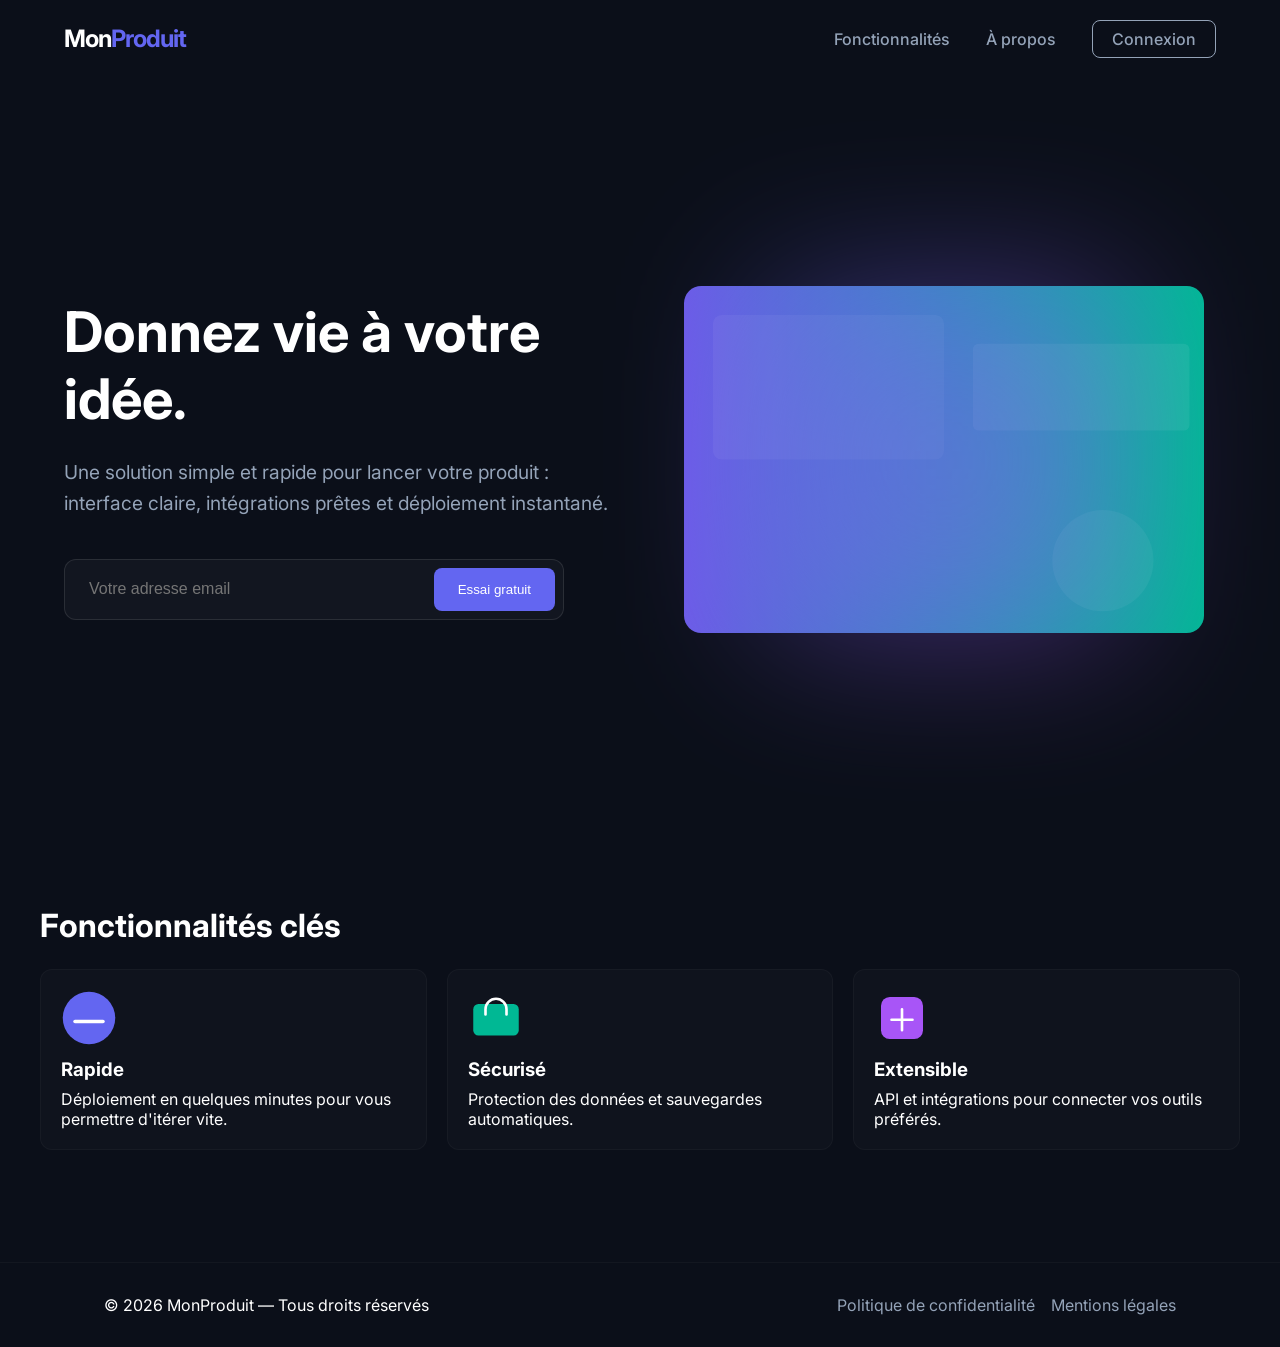
<file: index.html>
<!DOCTYPE html>
<html lang="fr">
<head>
    <meta charset="UTF-8">
    <meta name="viewport" content="width=device-width, initial-scale=1.0">
    <title>MonProduit — Lancement</title>
    <link rel="stylesheet" href="styliseur.css">
    <!-- Police moderne -->
    <link href="https://fonts.googleapis.com/css2?family=Inter:wght@300;400;600;700&display=swap" rel="stylesheet">
    <meta name="description" content="Lancez votre produit rapidement avec MonProduit — essai gratuit.">
</head>
<body>

    <!-- Barre de navigation -->
    <header class="navbar">
        <div class="logo">Mon<span>Produit</span></div>
        <nav class="nav-links">
            <a href="#features">Fonctionnalités</a>
            <a href="#about">À propos</a>
            <a href="#" class="btn-secondary">Connexion</a>
        </nav>
    </header>

    <!-- Section Principale (Hero Section) -->
    <main class="hero">
        <div class="hero-container">
            <div class="hero-text">
                <h1>Donnez vie à votre idée.</h1>
                <p>Une solution simple et rapide pour lancer votre produit : interface claire, intégrations prêtes et déploiement instantané.</p>
                
                <!-- Formulaire de capture (Call to Action) -->
                <form class="cta-form" onsubmit="event.preventDefault();">
                    <input type="email" placeholder="Votre adresse email" aria-label="email" required>
                    <button type="submit" class="btn-primary">Essai gratuit</button>
                </form>
            </div>
            
            <!-- Visuel (Élément graphique abstrait simulant l'application) -->
            <div class="hero-visual">
                <img src="assets/hero.svg" alt="Illustration produit" class="hero-image">
                <div class="circle-gradient" aria-hidden="true"></div>
            </div>
        </div>
    </main> 

    <!-- Sections supplémentaires -->
    <section id="features" class="container features-section">
        <h2>Fonctionnalités clés</h2>
        <div class="grid">
            <article class="card">
                <img class="feature-icon" src="assets/icon-fast.svg" alt="Rapide">
                <h3>Rapide</h3>
                <p>Déploiement en quelques minutes pour vous permettre d'itérer vite.</p>
            </article>
            <article class="card">
                <img class="feature-icon" src="assets/icon-secure.svg" alt="Sécurisé">
                <h3>Sécurisé</h3>
                <p>Protection des données et sauvegardes automatiques.</p>
            </article>
            <article class="card">
                <img class="feature-icon" src="assets/icon-extend.svg" alt="Extensible">
                <h3>Extensible</h3>
                <p>API et intégrations pour connecter vos outils préférés.</p>
            </article>
        </div>
    </section>

    <footer class="site-footer">
        <div class="container footer-row">
            <p>&copy; 2026 MonProduit — Tous droits réservés</p>
            <ul class="footer-links">
                <li><a href="#">Politique de confidentialité</a></li>
                <li><a href="#">Mentions légales</a></li>
            </ul>
        </div>
    </footer>

</body>
</html>
</file>
<file: styliseur.css>
/* 1. Réinitialisation et Variables (Design System) */
:root {
    --bg-dark: #0b0f19;
    --text-light: #ffffff;
    --text-muted: #94a3b8;
    --primary: #6366f1;
    --primary-hover: #4f46e5;
    --gradient: linear-gradient(135deg, #6366f1 0%, #a855f7 100%);
    --font-main: 'Inter', sans-serif;
}

* {
    margin: 0;
    padding: 0;
    box-sizing: border-box;
}

body {
    background-color: var(--bg-dark);
    color: var(--text-light);
    font-family: var(--font-main);
    overflow-x: hidden;
}

/* 2. Barre de navigation */
.navbar {
    display: flex;
    justify-content: space-between;
    align-items: center;
    padding: 1.5rem 5%;
    max-width: 1400px;
    margin: 0 auto;
}

.logo {
    font-size: 1.5rem;
    font-weight: 700;
    letter-spacing: -1px;
}

.logo span {
    color: var(--primary);
}

.nav-links a {
    color: var(--text-muted);
    text-decoration: none;
    margin-left: 2rem;
    font-weight: 500;
    transition: color 0.3s;
}

.nav-links a:hover {
    color: var(--text-light);
}

.nav-links .btn-secondary {
    border: 1px solid var(--text-muted);
    padding: 0.5rem 1.2rem;
    border-radius: 8px;
}

/* 3. Section Hero (Mise en page) */
.hero {
    max-width: 1400px;
    margin: 0 auto;
    padding: 4rem 5%;
    min-height: 85vh;
    display: flex;
    align-items: center;
}

.hero-container {
    display: grid;
    grid-template-columns: 1fr 1fr;
    gap: 4rem;
    align-items: center;
}

/* Texte */
.hero-text h1 {
    font-size: 3.5rem;
    font-weight: 700;
    line-height: 1.2;
    margin-bottom: 1.5rem;
}

.hero-text h1 span {
    background: var(--gradient);
    -webkit-background-clip: text;
    -webkit-text-fill-color: transparent;
}

.hero-text p {
    color: var(--text-muted);
    font-size: 1.2rem;
    line-height: 1.6;
    margin-bottom: 2.5rem;
}

/* Formulaire Call To Action */
.cta-form {
    display: flex;
    gap: 1rem;
    background: rgba(255, 255, 255, 0.03);
    padding: 0.5rem;
    border-radius: 12px;
    border: 1px solid rgba(255, 255, 255, 0.1);
    max-width: 500px;
}

.cta-form input {
    flex: 1;
    background: transparent;
    border: none;
    outline: none;
    color: white;
    padding: 0.8rem 1rem;
    font-size: 1rem;
}

.btn-primary {
    background: var(--primary);
    color: white;
    border: none;
    padding: 0.8rem 1.5rem;
    border-radius: 8px;
    font-weight: 500;
    cursor: pointer;
    transition: background 0.3s;
}

.btn-primary:hover {
    background: var(--primary-hover);
}

/* 4. Visuel et Animations (Ce qui va "bleuffer" le client) */
.hero-visual {
    position: relative;
    display: flex;
    justify-content: center;
    align-items: center;
}

.circle-gradient {
    position: absolute;
    width: 350px;
    height: 350px;
    background: var(--gradient);
    filter: blur(80px);
    opacity: 0.4;
    z-index: 1;
}

.mockup-card {
    position: relative;
    z-index: 2;
    width: 320px;
    height: 200px;
    background: rgba(255, 255, 255, 0.05);
    backdrop-filter: blur(10px);
    border: 1px solid rgba(255, 255, 255, 0.2);
    border-radius: 16px;
    padding: 2rem;
    display: flex;
    flex-direction: column;
    justify-content: space-between;
    box-shadow: 0 25px 50px -12px rgba(0, 0, 0, 0.5);
    /* Animation de flottaison */
    animation: float 6s ease-in-out infinite;
}

.card-chip {
    width: 40px;
    height: 30px;
    background: rgba(255, 255, 255, 0.2);
    border-radius: 4px;
}

.card-number {
    color: var(--text-muted);
    font-family: monospace;
    font-size: 1.1rem;
}

.card-balance {
    font-size: 1.5rem;
    font-weight: 700;
}

/* Définition de l'animation */
@keyframes float {
    0%, 100% { transform: translateY(0px); }
    50% { transform: translateY(-20px); }
}

/* 5. Design Responsive (Mobile) */
@media (max-width: 968px) {
    .hero-container {
        grid-template-columns: 1fr;
        text-align: center;
        gap: 3rem;
    }
    .hero-text h1 { font-size: 2.5rem; }
    .cta-form {
        flex-direction: column;
        background: transparent;
        border: none;
        padding: 0;
        margin: 0 auto;
    }
    .cta-form input {
        background: rgba(255, 255, 255, 0.05);
        border: 1px solid rgba(255, 255, 255, 0.1);
        border-radius: 8px;
        margin-bottom: 1rem;
    }
}

/* 6. Utilitaires et sections complémentaires */
.container { max-width: 1200px; margin: 0 auto; padding: 0 5%; }

.btn-secondary {
    background: transparent;
    color: var(--text-light);
    border: 1px solid rgba(255,255,255,0.08);
    padding: 0.5rem 1rem;
    border-radius: 8px;
    text-decoration: none;
}

.cta-row { display: flex; gap: 1rem; align-items: center; }

.features-section { padding: 4rem 0; }
.features-section h2 { font-size: 2rem; margin-bottom: 1.5rem; }
.grid { display: grid; grid-template-columns: repeat(3, 1fr); gap: 1.25rem; }
.card { background: rgba(255,255,255,0.02); padding: 1.25rem; border-radius: 12px; border: 1px solid rgba(255,255,255,0.03); }
.card h3 { margin-bottom: 0.5rem; }

.hero-image { width: 100%; max-width: 520px; border-radius: 12px; display: block; margin: 0 auto; }
.feature-icon { width: 56px; height: 56px; display: block; margin-bottom: 0.75rem; }

/* Formulaire centré sur mobile */
.signup-form { display: flex; gap: 1rem; justify-content: center; align-items: center; margin-top: 1rem; }
.signup-form input { padding: 0.75rem 1rem; border-radius: 8px; border: 1px solid rgba(255,255,255,0.06); background: rgba(255,255,255,0.02); color: var(--text-light); }


.site-footer { padding: 2rem 0; border-top: 1px solid rgba(255,255,255,0.03); margin-top: 3rem; }
.footer-row { display: flex; justify-content: space-between; align-items: center; gap: 1rem; }
.footer-links { list-style: none; display: flex; gap: 1rem; }
.footer-links a { color: var(--text-muted); text-decoration: none; }

@media (max-width: 768px) {
    .grid { grid-template-columns: 1fr; }
    .footer-row { flex-direction: column; text-align: center; }
    .nav-links { display: none; }
}
</file>
